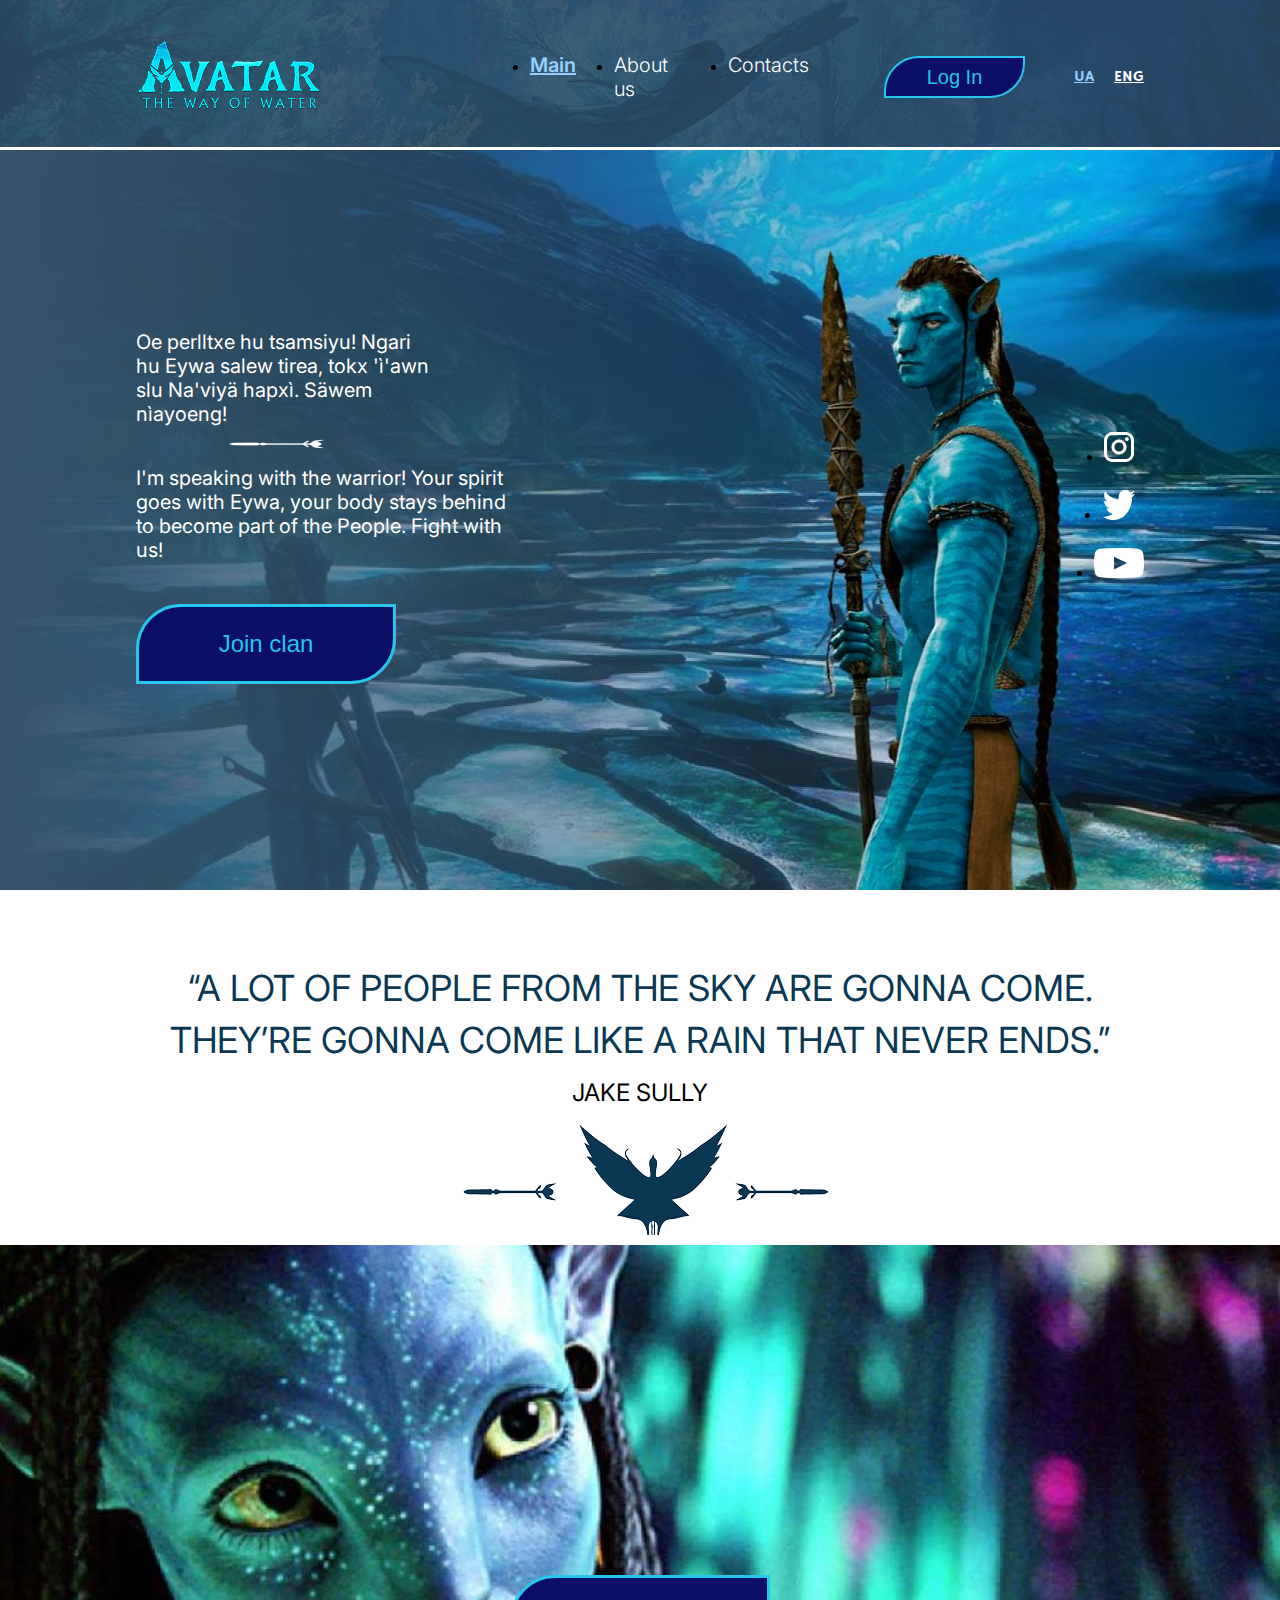
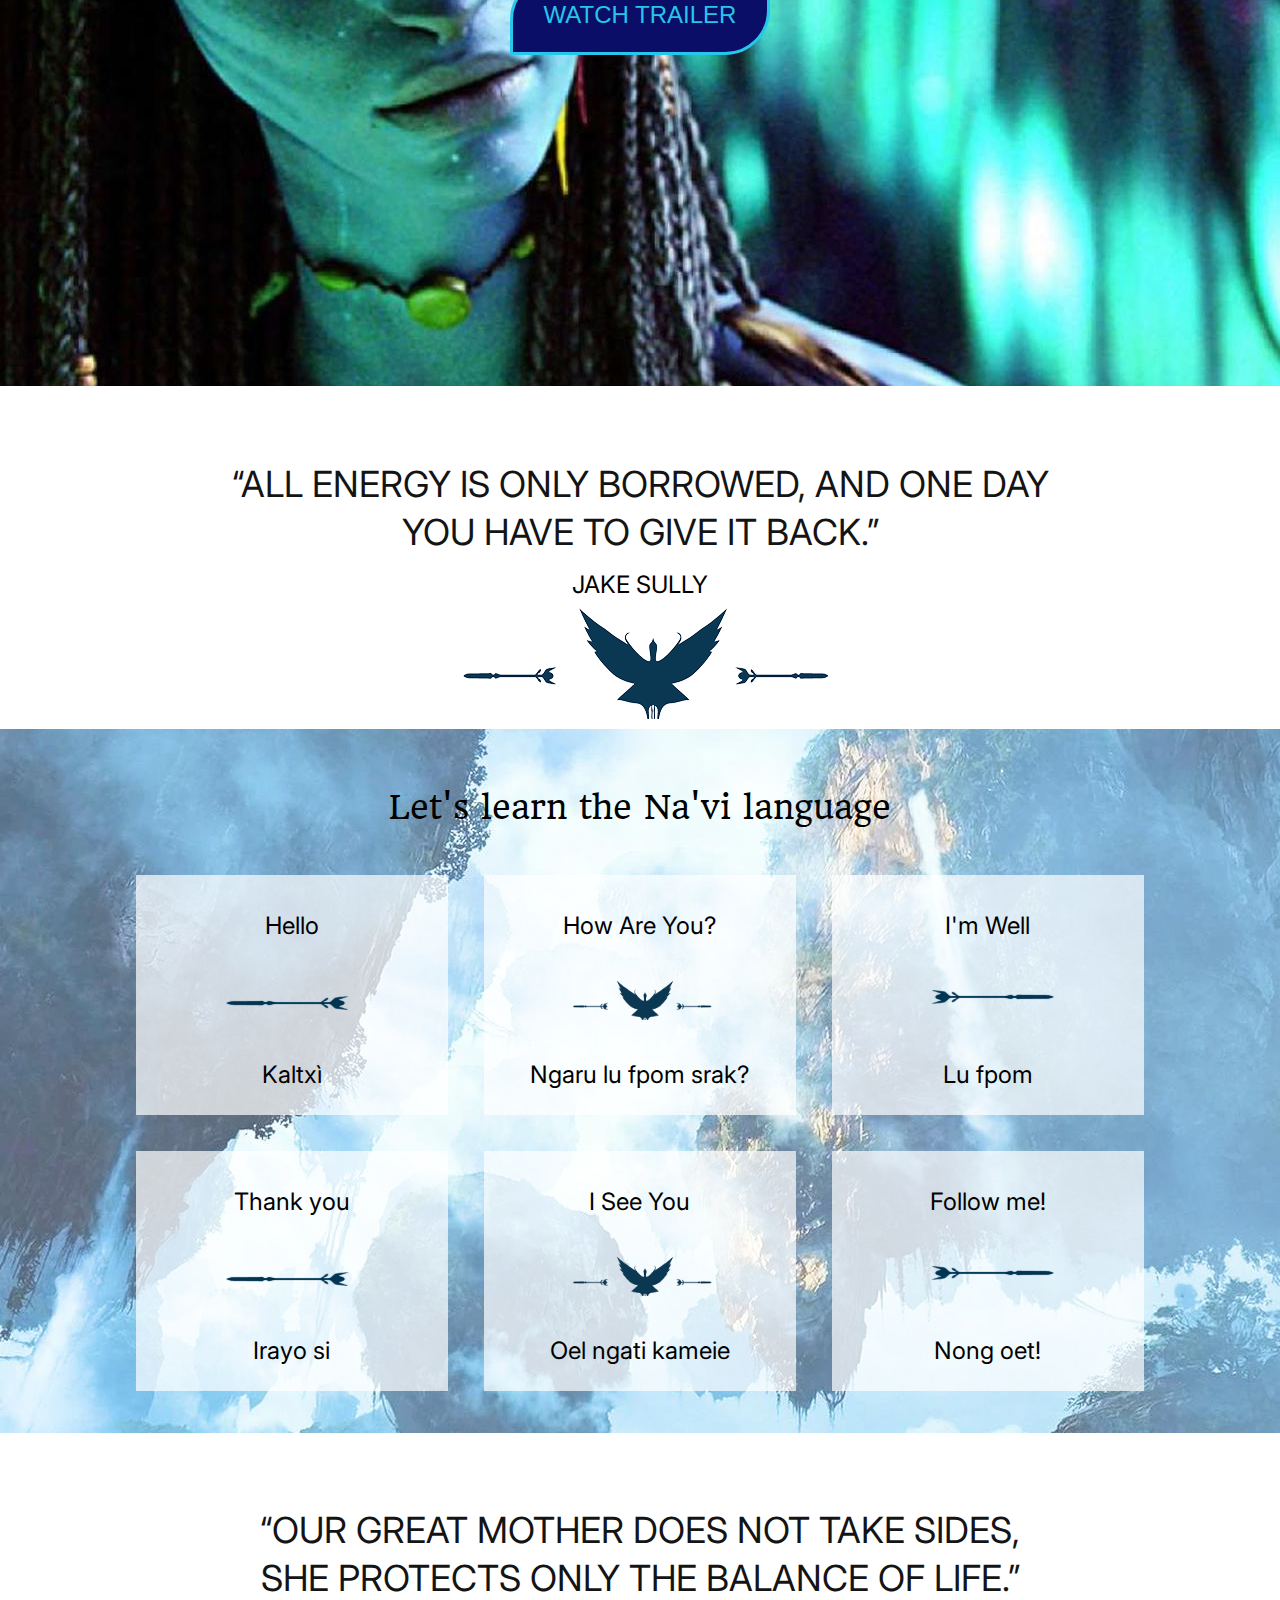
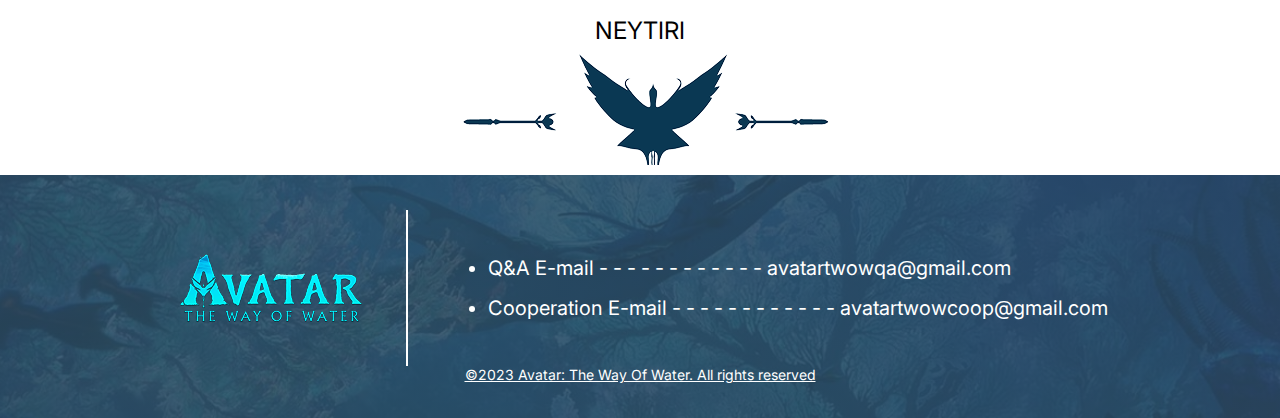
<file: english.html>
<!DOCTYPE html>
<html lang="en">
  <head>
    <meta charset="UTF-8" />
    <meta name="viewport" content="width=device-width, initial-scale=1.0" />
    <title>Avatar</title>
    <link rel="preconnect" href="https://fonts.googleapis.com" />
    <link rel="preconnect" href="https://fonts.gstatic.com" crossorigin />
    <link
      href="https://fonts.googleapis.com/css2?family=Hammersmith+One&family=Headland+One&family=Inter:ital,opsz,wght@0,14..32,100..900;1,14..32,100..900&display=swap"
      rel="stylesheet"
    />
    <link
      rel="stylesheet"
      href="https://cdnjs.cloudflare.com/ajax/libs/modern-normalize/3.0.1/modern-normalize.min.css"
      integrity="sha512-q6WgHqiHlKyOqslT/lgBgodhd03Wp4BEqKeW6nNtlOY4quzyG3VoQKFrieaCeSnuVseNKRGpGeDU3qPmabCANg=="
      crossorigin="anonymous"
      referrerpolicy="no-referrer"
    />
    <link rel="stylesheet" href="./css/reset.css" />
    <link rel="stylesheet" href="./css/style.css" />
  </head>
  <body>
    <header class="header">
      <div class="container">
        <a class="logo">
          <img class="header-logo" src="./img/logo.png" alt="avatar-logo" />
        </a>
        <nav class="nav">
          <ul class="nav-list">
            <li class="nav-item">
              <a class="nav-link-active" href="./">Main</a>
            </li>
            <li class="nav-item">
              <a class="nav-link" href="./">About us</a>
            </li>
            <li class="nav-item">
              <a class="nav-link" href="./">Contacts</a>
            </li>
          </ul>
        </nav>
        <div class="header-actions">
          <button class="header-btn" type="button">Log In</button>
        </div>
        <div class="switch">
          <span class="switch-active">
            <a class="switch-active-link" href="./index.html">UA</a></span>
          <span>
            <a class="switch-active-link active" href="./english.html">ENG</a></span>
          </div>
        </div>
      </div>
    </header>
    <main>
      <section class="hero">
        <div class="container wrap">
          <div class="hero-section">
          <p class="hero-text">
            Oe perlltxe hu tsamsiyu! Ngari hu Eywa salew tirea, tokx 'ì'awn slu
            Na'viyä hapxì. Säwem nìayoeng!
          </p>
          <p class="hero-text-second">
            I'm speaking with the warrior!
            Your spirit goes with Eywa, 
            your body stays behind to 
            become part of the People.
            Fight with us!
          </p>
          <button class="hero-btn" type="button">Join clan</button>
        </div>
        <ul class="hero-list">
          <li class="hero-item">
            <a class="hero-link" href="#"><img class="hero-img" src="./img/instagram.png" alt="instagram"></a>
          </li>
        <li class="hero-item">
          <a class="hero-link" href="#"><img class="hero-img" src="./img/twitter.png" alt="twitter"></a>
        </li>
        <li class="hero-item">
          <a class="hero-link" href="#"><img class="hero-img" src="./img/youtube.png" alt="youtube"></a>
        </li>
        </ul>
        </div>
      </section>
      <section class="quote">
        <div class="container">
          <h2 class="quote-title">“A LOT OF PEOPLE FROM THE SKY ARE GONNA COME. </h2>
          <h2 class="quote-title-down">
           THEY’RE GONNA COME LIKE A RAIN THAT NEVER ENDS.”
          </h2>

          <p class="quote-text">JAKE SULLY</p>
        </div>
      </section>
      <section class="trailer">
        <div class="container">
          <button class="trailer-btn" type="button">WATCH TRAILER</button>
        </div>
      </section>
      <section class="quote-second">
        <div class="container">
          <h3 class="quote-second-title">
            “ALL ENERGY IS ONLY BORROWED, AND ONE DAY
          </h3>
          <h3 class="quote-second-title-down">YOU HAVE TO GIVE IT BACK.”</h3>
          <p class="quote-second-text">JAKE SULLY</p>
        </div>
      </section>
      <section class="language">
        <div class="container">
          <h2 class="language-title">Let's learn the Na'vi language</h2>
          <ul class="language-list">
            <li class="language-item">
              <p class="language-text">Hello</p>
              <p>Kaltxì</p>
            </li>
            <li class="language-item">
              <p class="language-text-bird">How Are You?</p>
              <p>Ngaru lu fpom srak?</p>
            </li>
            <li class="language-item">
              <p class="language-text-right">I'm Well</p>
              <p>Lu fpom</p>
            </li>
            <li class="language-item">
              <p class="language-text">Thank you</p>
              <p>Irayo si</p>
            </li>
            <li class="language-item">
              <p class="language-text-bird">I See You</p>
              <p>Oel ngati kameie</p>
            </li>
            <li class="language-item">
              <p class="language-text-right">Follow me!</p>
              <p>Nong oet!</p>
            </li>
          </ul>
        </div>
      </section>
      <section class="quote-third">
        <div class="container">
          <h2 class="quote-third-title">
            “OUR GREAT MOTHER DOES NOT TAKE SIDES,
          </h2>
          <h2 class="quote-third-title-down">SHE PROTECTS ONLY THE BALANCE OF LIFE.”</h2>
          <p class="quote-third-text">NEYTIRI</p>
        </div>
      </section>
    </main>
    <footer class="footer">
      <div class="container">
        <div class="wrap2">
        <img class="footer-logo" src="./img/logo.png" alt="avatar-logo" />
        <ul class="footer-list">
          <li class="footer-item">Q&A E-mail - - - - - - - - - - - - avatartwowqa@gmail.com</li>
          <li class="footer-item">
            Cooperation E-mail - - - - - - - - - - - - avatartwowcoop@gmail.com
          </li>
        </ul>
      </div>
        <div class="footer-bottom">
          <a class="footer-bottom-link" href="#">©2023 Avatar: The Way Of Water. All rights reserved</a>
        </div>
      </div>
    </footer>
  </body>
</html>
</file>
<file: css/style.css>
:root {
  --text-header-main: #ffffff;
  --button-text-color: #26c6ea;
  --phrase-color: #0a3853;
  --name: #000000;
  --text-language-phrase: #141414;
  --hover-header: #94cfff;
  --gradient: #2b4a61;
  --btn-background: #0b0e66;
  --border-btn: #26c7ea;
}

body {
  font-family: "Inter", sans-serif;
}

.container {
  width: 1032px;
  padding: 0 12px;
  margin: 0 auto;
}

.header .container {
  display: flex;
  align-items: center;
  justify-content: space-between;
}

.hero .container.wrap {
  display: flex;
  align-items: center;
  justify-content: space-between;
}

.header-logo {
  padding-top: 39px;
  padding-bottom: 39px;
  padding-right: 168px;
}

.nav-list {
  display: flex;
  gap: 38px;
}

.header-actions {
  margin-left: 75px;
  margin-right: 49px;
}

.switch {
  font-family: "Hammersmith One", sans-serif;
  font-weight: 400;
  font-size: 16px;
  display: flex;
  align-items: center;
  gap: 20px ;
  color: var(--text-header-main);
}

.hero-list {
  display:flex;
  flex-direction: column;
  align-items: center;
  justify-content: flex-end;
  gap: 24px;
}


.nav-link-active {
  font-size: 20px;
  font-weight: 600;
  width: 82px;
  height: 24px;
  color: var(--hover-header);
}

.nav-link {
  text-decoration: none;
  font-size: 20px;
  font-weight: 300;
  color: var(--text-header-main);
  display: flex;
  flex-wrap: nowrap;
}

.header-btn {
  /* font-family: "Headland One", serif; */
  font-weight: 400;
  font-size: 20px;
  width: 141px;
  height: 41.69px;
  border-radius: 35px 0;
  border: 2px solid var(--border-btn);
  background: var(--btn-background);
  color: var(--button-text-color);
}

.hero-text {
  font-weight: 400;
  font-size: 20px;
  width: 298px;
  color: var(--text-header-main);
}

.hero-text-second {
  font-weight: 400;
  font-size: 20px;
  width: 376px;
  color: var(--text-header-main);
  margin-bottom: 42px;
}

.hero-text::after {
  content: "";
  background-image: url("../img/arrow.png");
  background-size: cover;
  background-position: center;
  background-repeat: no-repeat;
  width: 152px;
  height: 40px;
  display: block;
  margin: 0 auto;
}

.hero-link {
  width: 30px;
  height: 30px;

}
.hero-btn {
  /* font-family: "Headland One", serif; */
  font-weight: 400;
  font-size: 24px;
  width: 260px;
  height: 80px;
  border-radius: 45px 0;
  border: 3px solid var(--border-btn);
  background: var(--btn-background);
  color: var(--button-text-color);
}

.quote {
  background-color: var(--text-header-main);
  padding-top: 76px;
  padding-bottom: 10px;
}

.quote::after {
  content: "";
  display: block;
  width: 400px;
  height: 120px;
  background-image: url("../img/birdarrow.png");
  background-repeat: no-repeat;
  background-position: center;
  background-size: contain;
  margin: 0 auto;
}

.quote-title {
  text-align: center;
  margin: 0 auto;
  font-weight: 400;
  font-size: 36px;
  color: var(--phrase-color);
  padding-bottom: 8px;
}

.quote-title-down {
  font-weight: 400;
  font-size: 36px;
  color: var(--phrase-color);
  text-align: center;
  margin-bottom: 16px;
}

.quote-text {
  font-weight: 400;
  font-size: 24px;
  text-align: center;
  margin: 0 auto;
  margin-bottom: 8px;
}

.trailer-btn {
  /* font-family: "Headland One", serif; */
  font-weight: 400;
  font-size: 24px;
  border-radius: 45px 0;
  border: 3px solid var(--border-btn);
  background: var(--btn-background);
  color: var(--button-text-color);
  width: 260px;
  height: 80px;
  margin: 0 auto;
  display: block;
}

.quote-second {
  background-color: var(--text-header-main);
  padding-top: 76px;
  padding-bottom: 10px;
}

.quote-second-title {
  font-weight: 400;
  font-size: 36px;
  text-align: center;
  margin: 0 auto;
  color: var(--text-language-phrase);
  margin-bottom: 4px;
}

.quote-second-title-down {
  font-weight: 400;
  font-size: 36px;
  text-align: center;
  margin: 0 auto;
  color: var(--text-language-phrase);
  margin-bottom: 16px;
}

.quote-second-text {
  font-weight: 400;
  font-size: 24px;
  margin-bottom: 8px;
  text-align: center;
  margin: 0 auto;
}

.quote-second:after {
  content: "";
  display: block;
  width: 400px;
  height: 120px;
  background-image: url("../img/birdarrow.png");
  background-repeat: no-repeat;
  background-position: center;
  background-size: contain;
  margin: 0 auto;
}

.switch-active-link.active {
  color: var(--text-header-main);
}

.switch-active-link {
color: var(--hover-header);
}


.quote-third {
  background-color: var(--text-header-main);
  padding-top: 75px;
  padding-bottom: 10px;
}

.quote-third-title {
  font-weight: 400;
  font-size: 36px;
  text-align: center;
  margin: 0 auto;
  color: var(--text-language-phrase);
  margin-bottom: 4px;
}

.quote-third-title-down {
  width: 812px;
  font-weight: 400;
  font-size: 36px;
  margin: 0 auto;
  text-align: center;
  color: var(--text-language-phrase);
  margin-bottom: 16px;
}

.quote-third-text {
  font-weight: 400;
  font-size: 24px;
  text-align: center;
  margin: 0 auto;
}

.quote-third::after {
  content: "";
  display: block;
  width: 400px;
  height: 120px;
  background-image: url("../img/birdarrow.png");
  background-repeat: no-repeat;
  background-position: center;
  background-size: contain;
  margin: 0 auto;
}



.language-title {
  font-family: "Headland One", serif;
  font-weight: 400;
  font-size: 32px;
  margin: 0 auto;
  text-align: center;
  margin-bottom: 48px;

}

.language-item {
  font-weight: 400;
  font-size: 24px;
  background: rgba(255, 255, 255, 0.7);
  text-align: center;
  width: calc((100% - 72px) / 3);
  height: 240px;
  padding: 36px 24px;
  display: flex;
  flex-direction: column;
  justify-content: space-between;
}

.language-text-bird::after {
    content:"";
    background-image: url("../img/birdarrow.png");
    width: 152px;
    height: 40px;
    background-position: center;
    background-size: cover;
    background-repeat: no-repeat;
    display: flex;
    justify-content: center;
    align-items: center;
    margin: 40px auto;
}

.language-text::after {
  content:"";
    background-image: url("../img/arrowblue.png");
    width: 152px;
    height: 40px;
    background-position: center;
    background-size: cover;
    background-repeat: no-repeat;
    display: flex;
    justify-content: center;
    align-items: center;
    margin: 40px auto;
}

.language-text-right::after {
  content:"";
    background-image: url("../img/arrowblue.png");
    width: 152px;
    height: 40px;
    background-position: center;
    background-size: cover;
    background-repeat: no-repeat;
    display: flex;
    justify-content: center;
    align-items: center;
    margin: 40px auto;
    transform: rotate(180deg);
}


.language-list {
  display: flex;
  flex-wrap: wrap;
  padding: 0;
  margin: 0;
  gap: 36px;
}

.wrap2 {
  display: flex;
  
}

.footer-logo {
   border-right: 2px solid var(--text-header-main);
   padding: 42px;
}

.footer-list {
  color: var(--text-header-main);
  display: flex;
  padding-left: 80px;
  flex-direction: column;
  justify-content: center;
  gap: 16px;
}

.footer-item {
  font-weight: 400;
  font-size: 20px;
 
}

.footer-bottom-link {
  color: var(--text-header-main);
  font-size: 14px;
  font-weight: 400;
  display: flex;
  justify-content: center;
}


.hero {
  background-image: url("../img/boyavatar.jpg");
  height: 740px;
  background-size: cover;
  background-position: center;
 padding: 180px 0;
}

.trailer {
  background-image: url("../img/girlavatar.jpg");
  height: 741px;
  background-size: cover;
  background-position: center;
  padding: 330px 0;
}

.header {
  background-image: linear-gradient(#2b4a61de, #2b4a61de),
    url("../img/part.jpg");
  background-repeat: no-repeat;
  background-size: cover;
  background-position: center;
  height: 150px;
  border-bottom: 3px solid #FFF;

}
.language {
  background-image: url("../img/world.jpg");
  height: 704px;
  background-size: cover;
  padding: 58px 0;
}

.footer {
  background-image: linear-gradient(#2b4a61de, #2b4a61de),
    url("../img/footerpart.jpg");
  background-repeat: no-repeat;
  background-size: cover;
  background-position: center;
  padding: 35px 0;
}
</file>
